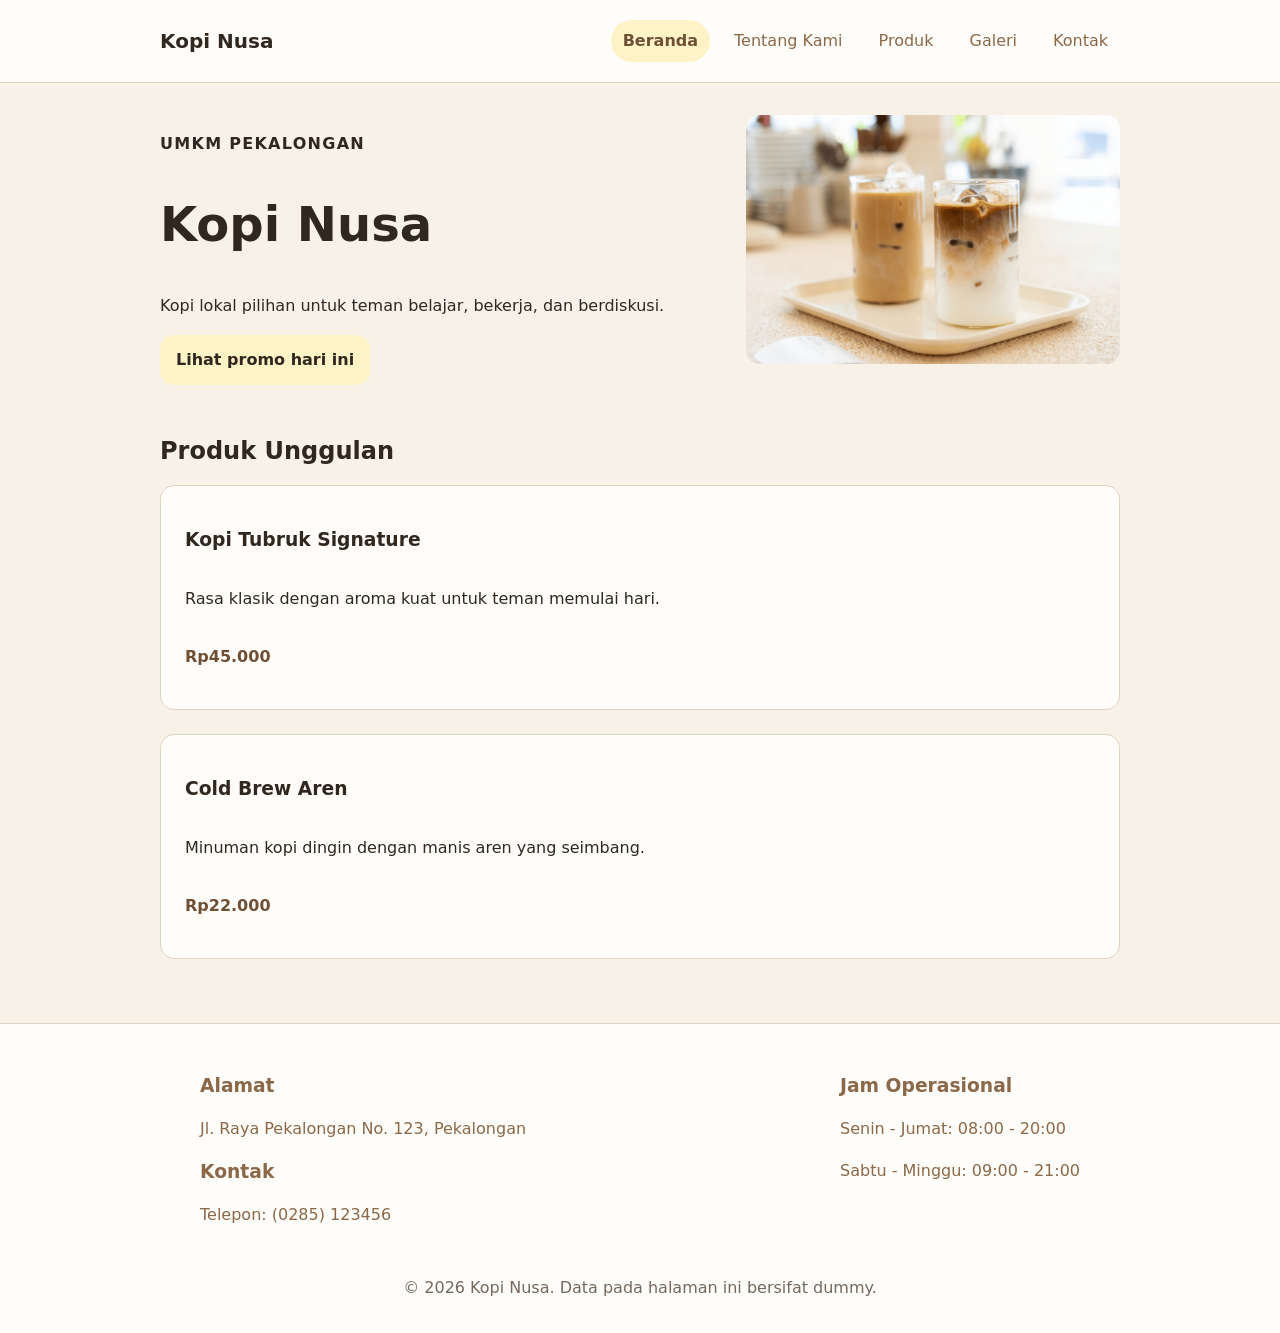
<file: index.html>
<!DOCTYPE html>
<html lang="en">
<head>
    <meta charset="UTF-8">
    <meta name="viewport" content="width=device-width, initial-scale=1.0">
    <title>Kopi Nusa - Website UMKM</title>
    <link rel="stylesheet" href="css/style.css">
    <script src="js/app.js" defer></script>
</head>
<body>
    <a class="skip-link" href="#konten">Lewati ke konten utama</a>
    <header class="site-header">
        <nav class="nav">
            <div class="group">
                <a href="index.html" class="brand">Kopi Nusa</a>    
                <button class="nav-toggle" type="button" aria-label="Buka menu navigasi" aria-expanded="false" aria-controls="nav-menu">
                    <span></span>
                    <span></span>
                    <span></span>
                </button>
            </div>
            <ul id="nav-menu">
                <li><a aria-current="page" href="index.html">Beranda</a></li>
                <li><a href="tentang.html">Tentang Kami</a></li>
                <li><a href="produk.html">Produk</a></li>
                <li><a href="galeri.html">Galeri</a></li>
                <li><a href="kontak.html">Kontak</a></li>
            </ul>
        </nav>
    </header>

    <main id="konten" class="page">     
        <section class="hero" aria-labelledby="hero-title">
            <div class="hero-content">
                <p class="eyebrow">UMKM Pekalongan</p>
                <h1 id="hero-title">Kopi Nusa</h1>
                <p>Kopi lokal pilihan untuk teman belajar, bekerja, dan berdiskusi.</p>
                <button id="promoButton" type="button">Lihat promo hari ini</button>
            </div>
            <img class="hero-image" src="assets/images/etalase kopi.png" width="640" height="360" alt="Showcase produk Kopi Nusa"/>
        </section>

        <section aria-labelledby="product-title">
            <h2 id="product-title">Produk Unggulan</h2>
            <div class="product-list">
                <article class="product-card">
                    <h3>Kopi Tubruk Signature</h3>
                    <p>Rasa klasik dengan aroma kuat untuk teman memulai hari.</p>
                    <p class="price">Rp45.000</p>
                </article>
                <article class="product-card">
                    <h3>Cold Brew Aren</h3>
                    <p>Minuman kopi dingin dengan manis aren yang seimbang.</p>
                    <p class="price">Rp22.000</p>
                </article>
            </div>
        </section>
    </main>

    <footer id="footer" class="site-footer">
        <section class="content-wrapper" aria-labelledby="footer-content">
            <div class="contact-info">
                <h3>Alamat</h3>
                <p>Jl. Raya Pekalongan No. 123, Pekalongan</p>
                <h3>Kontak</h3>
                <p>Telepon: (0285) 123456</p>
            </div>
            <div class="operational-hours">
                <h3>Jam Operasional</h3>
                <p>Senin - Jumat: 08:00 - 20:00</p>
                <p>Sabtu - Minggu: 09:00 - 21:00</p>
            </div>
        </section>
        <p>&copy; 2026 Kopi Nusa. Data pada halaman ini bersifat dummy.</p>
    </footer>
<script src="js/script.js"></script>
</body>
</html>
</file>
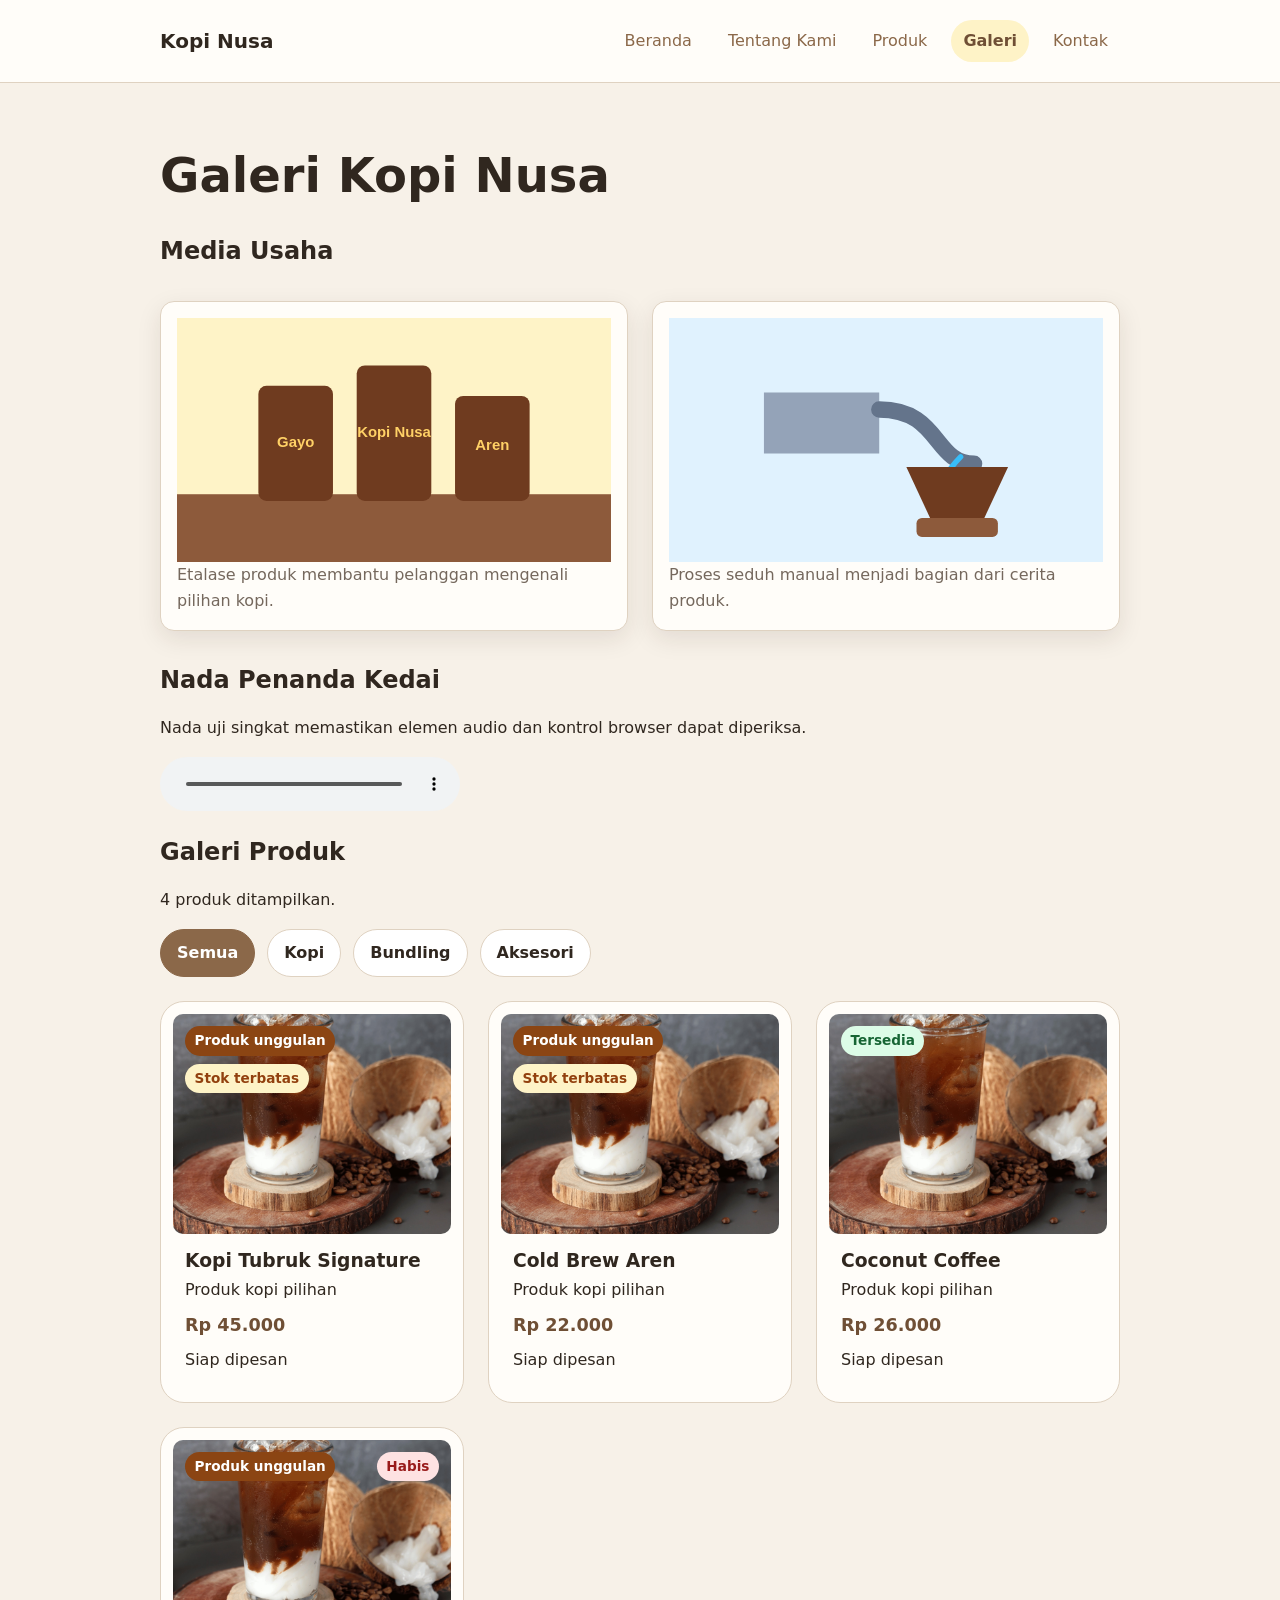
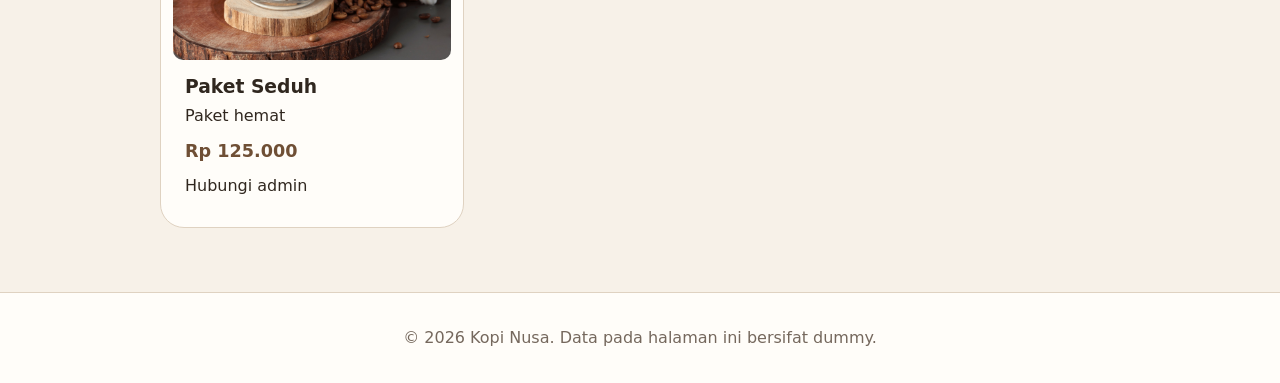
<file: galeri.html>
<!DOCTYPE html>
<html lang="en">
<head>
    <meta charset="UTF-8">
    <meta name="viewport" content="width=device-width, initial-scale=1.0">
    <title>Galeri Kopi Nusa - Website UMKM</title>
    <link rel="stylesheet" href="css/style.css">
    <script src="js/app.js" defer></script>
</head>
<body>
    <a class="skip-link" href="#konten">Lewati ke konten utama</a>
    <header class="site-header">
        <nav class="nav">
            <div class="group">
                <a href="index.html" class="brand">Kopi Nusa</a>    
                <button class="nav-toggle" type="button" aria-label="Buka menu navigasi" aria-expanded="false" aria-controls="nav-menu">
                    <span></span>
                    <span></span>
                    <span></span>
                </button>
            </div>
            <ul id="nav-menu">
                <li><a href="index.html">Beranda</a></li>
                <li><a href="tentang.html">Tentang Kami</a></li>
                <li><a href="produk.html">Produk</a></li>
                <li><a aria-current="page" href="galeri.html">Galeri</a></li>
                <li><a href="kontak.html">Kontak</a></li>
            </ul>
        </nav>
    </header>
    
    <main id="konten" class="page">
        <h1>Galeri Kopi Nusa</h1>
        <section aria-labelledby="media-title">
            <h2 id="media-title">Media Usaha</h2>
            <div class="gallery-grid">
                <figure class="media-card">
                <img src="assets/images/etalase-kopi.svg" width="640" height="360" loading="lazy" alt="Etalase Kopi Nusa berisi kemasan kopi lokal" />
                <figcaption>Etalase produk membantu pelanggan mengenali pilihan kopi.</figcaption>
                </figure>
                <figure class="media-card">
                <img src="assets/images/proses-seduh.svg" width="640" height="360" loading="lazy" alt="Barista menuang air panas ke dripper kopi" />
                <figcaption>Proses seduh manual menjadi bagian dari cerita produk.</figcaption>
                </figure>
            </div>
        </section>
        <section aria-labelledby="audio-title">
            <h2 id="audio-title">Nada Penanda Kedai</h2>
            <p id="audio-note">Nada uji singkat memastikan elemen audio dan kontrol browser dapat diperiksa.</p>
            <audio controls aria-describedby="audio-note" src="assets/audio/placeholder.mp3" type="audio/mpeg">
               Browser Anda tidak mendukung pemutar audio.
            </audio>
        </section>
        <section aria-labelledby="galeri-produk-title">
            <h2 id="galeri-produk-title">Galeri Produk</h2>
            <p id="galeri-ringkasan">Data produk akan dimuat melalui JavaScript.</p>
            <div class="filter-bar">
                <button type="button" data-filter-galeri="Semua" class="filter-button is-active">
                    Semua
                </button>

                <button type="button" data-filter-galeri="Kopi" class="filter-button">
                    Kopi
                </button>

                <button type="button" data-filter-galeri="Bundling" class="filter-button">
                    Bundling
                </button>

                <button type="button" data-filter-galeri="Aksesori" class="filter-button">
                    Aksesori
                </button>
            </div>
            <div id="galeri-produk" class="js-product-grid"></div>
        </section>
    </main>
    
    <footer class="site-footer">
        <p>&copy; 2026 Kopi Nusa. Data pada halaman ini bersifat dummy.</p>
    </footer>
</body>
</html>
</file>
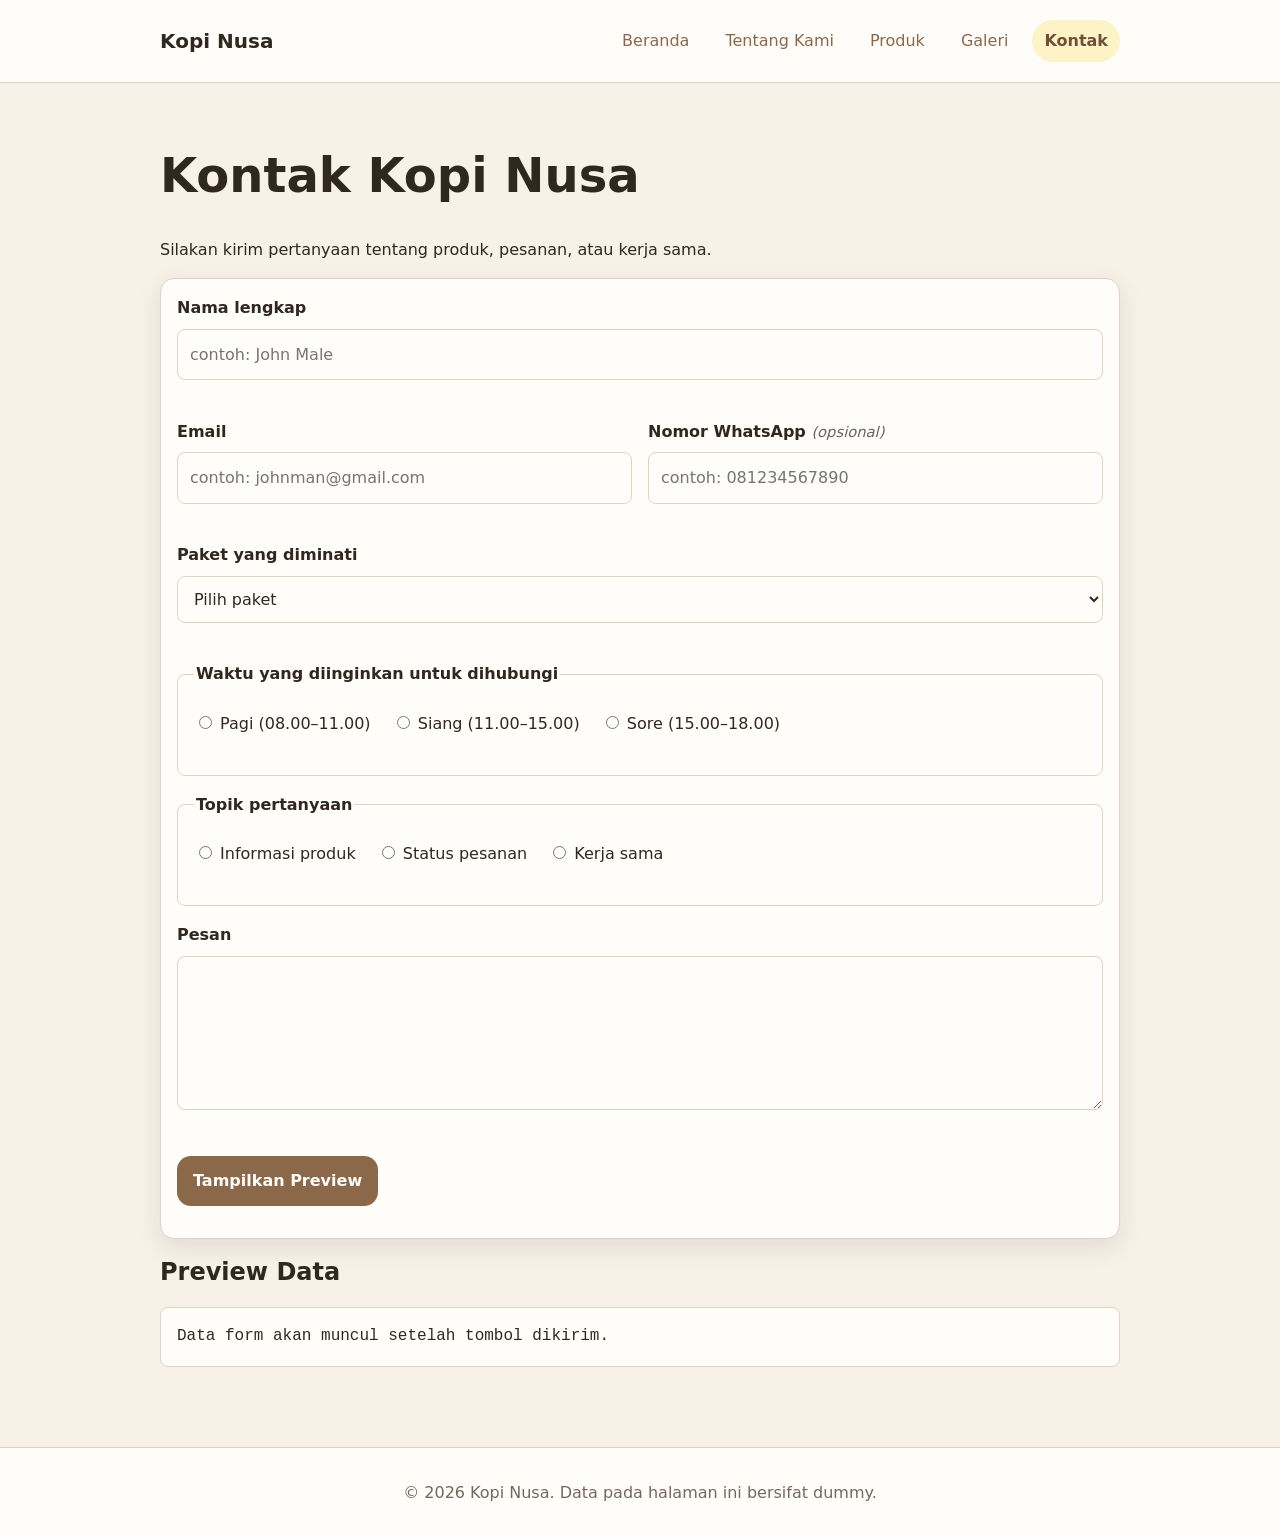
<file: kontak.html>
<!doctype html>
<html lang="en">
<head>
    <meta charset="UTF-8" />
    <meta name="viewport" content="width=device-width, initial-scale=1.0" />
    <title>Kontak Kopi Nusa - Website UMKM</title>
    <link rel="stylesheet" href="css/style.css" />
    <script src="js/app.js" defer></script>
</head>
<body>
    <a class="skip-link" href="#konten">Lewati ke konten utama</a>
    <header class="site-header">
        <nav class="nav">
            <div class="group">
                <a href="index.html" class="brand">Kopi Nusa</a>    
                <button class="nav-toggle" type="button" aria-label="Buka menu navigasi" aria-expanded="false" aria-controls="nav-menu">
                    <span></span>
                    <span></span>
                    <span></span>
                </button>
            </div>
            <ul id="nav-menu">
                <li><a href="index.html">Beranda</a></li>
                <li><a href="tentang.html">Tentang Kami</a></li>
                <li><a href="produk.html">Produk</a></li>
                <li><a href="galeri.html">Galeri</a></li>
                <li><a aria-current="page" href="kontak.html">Kontak</a></li>
            </ul>
        </nav>
    </header>
    <main id="konten" class="page">
        <h1>Kontak Kopi Nusa</h1>
        <p>Silakan kirim pertanyaan tentang produk, pesanan, atau kerja sama.</p>
        <form id="form-kontak" action="#" method="post" novalidate>
            <div class="field">
                <label for="nama">Nama lengkap</label>
                <input id="nama" name="nama" type="text" autocomplete="name" placeholder="contoh: John Male" required minlength="3" aria-describedby="nama-error"/>
                <p id="nama-error" class="field-error" aria-live="polite"></p>
            </div>
            <div class="emailwa-wrapper">
                <div class="field">
                    <label for="email">Email</label>
                    <input id="email" name="email" type="email" autocomplete="email" placeholder="contoh: johnman@gmail.com" required aria-describedby="email-error"/>
                    <p id="email-error" class="field-error" aria-live="polite"></p>
                </div>
                <div class="field">
                    <label for="whatsapp">Nomor WhatsApp <span style="color: #666; font-size: 0.92em; font-style: italic; font-weight: normal;">(opsional)</span></label>
                    <input id="whatsapp" name="whatsapp" type="tel" pattern="0[0-9]{9,13}" autocomplete="tel" placeholder="contoh: 081234567890" aria-describedby="whatsapp-error"/>
                    <p id="whatsapp-error" class="field-error" aria-live="polite"></p>
                </div>
            </div>
            <div class="field">
                <label for="paket">Paket yang diminati</label>
                <select id="paket" name="paket" required>
                    <option value="">Pilih paket</option>
                    <option value="rumahan">Paket rumahan</option>
                    <option value="kantor">Paket kantor</option>
                    <option value="tester">Paket tester</option>
                    <option value="reseller">Paket reseller</option>
                </select>
                <p id="paket-error" class="field-error" aria-live="polite"></p>
            </div>
            <fieldset aria-describedby="waktu-kontak-error">
                <legend>Waktu yang diinginkan untuk dihubungi</legend>
                <label><input type="radio" name="waktu-kontak" value="pagi" /> Pagi (08.00–11.00)</label>
                <label><input type="radio" name="waktu-kontak" value="siang" /> Siang (11.00–15.00)</label>
                <label><input type="radio" name="waktu-kontak" value="sore" /> Sore (15.00–18.00)</label>
                <p id="waktu-kontak-error" class="field-error" aria-live="polite"></p>
            </fieldset>
            <fieldset aria-describedby="topik-error">
                <legend>Topik pertanyaan</legend>
                <label><input type="radio" name="topik" value="produk" /> Informasi produk</label>
                <label><input type="radio" name="topik" value="pesanan" /> Status pesanan</label>
                <label><input type="radio" name="topik" value="kerja-sama" /> Kerja sama</label>
                <p id="topik-error" class="field-error" aria-live="polite"></p>
            </fieldset>
            <div class="field">
                <label for="pesan">Pesan</label>
                <textarea id="pesan" name="pesan" rows="5" required minlength="10" aria-describedby="pesan-error"></textarea>
                <p id="pesan-error" class="field-error" aria-live="polite"></p>
            </div>
            <button type="submit">Tampilkan Preview</button>
            <p id="form-feedback" role="status" aria-live="polite"></p>
        </form>
        <section aria-labelledby="preview-title">
            <h2 id="preview-title">Preview Data</h2>
            <pre id="preview-form" aria-live="polite">Data form akan muncul setelah tombol dikirim.</pre>
        </section>
    </main>
    <footer class="site-footer">
        <p>&copy; 2026 Kopi Nusa. Data pada halaman ini bersifat dummy.</p>
    </footer>
<script src="js/form.js"></script>
</body>
</html>
</file>
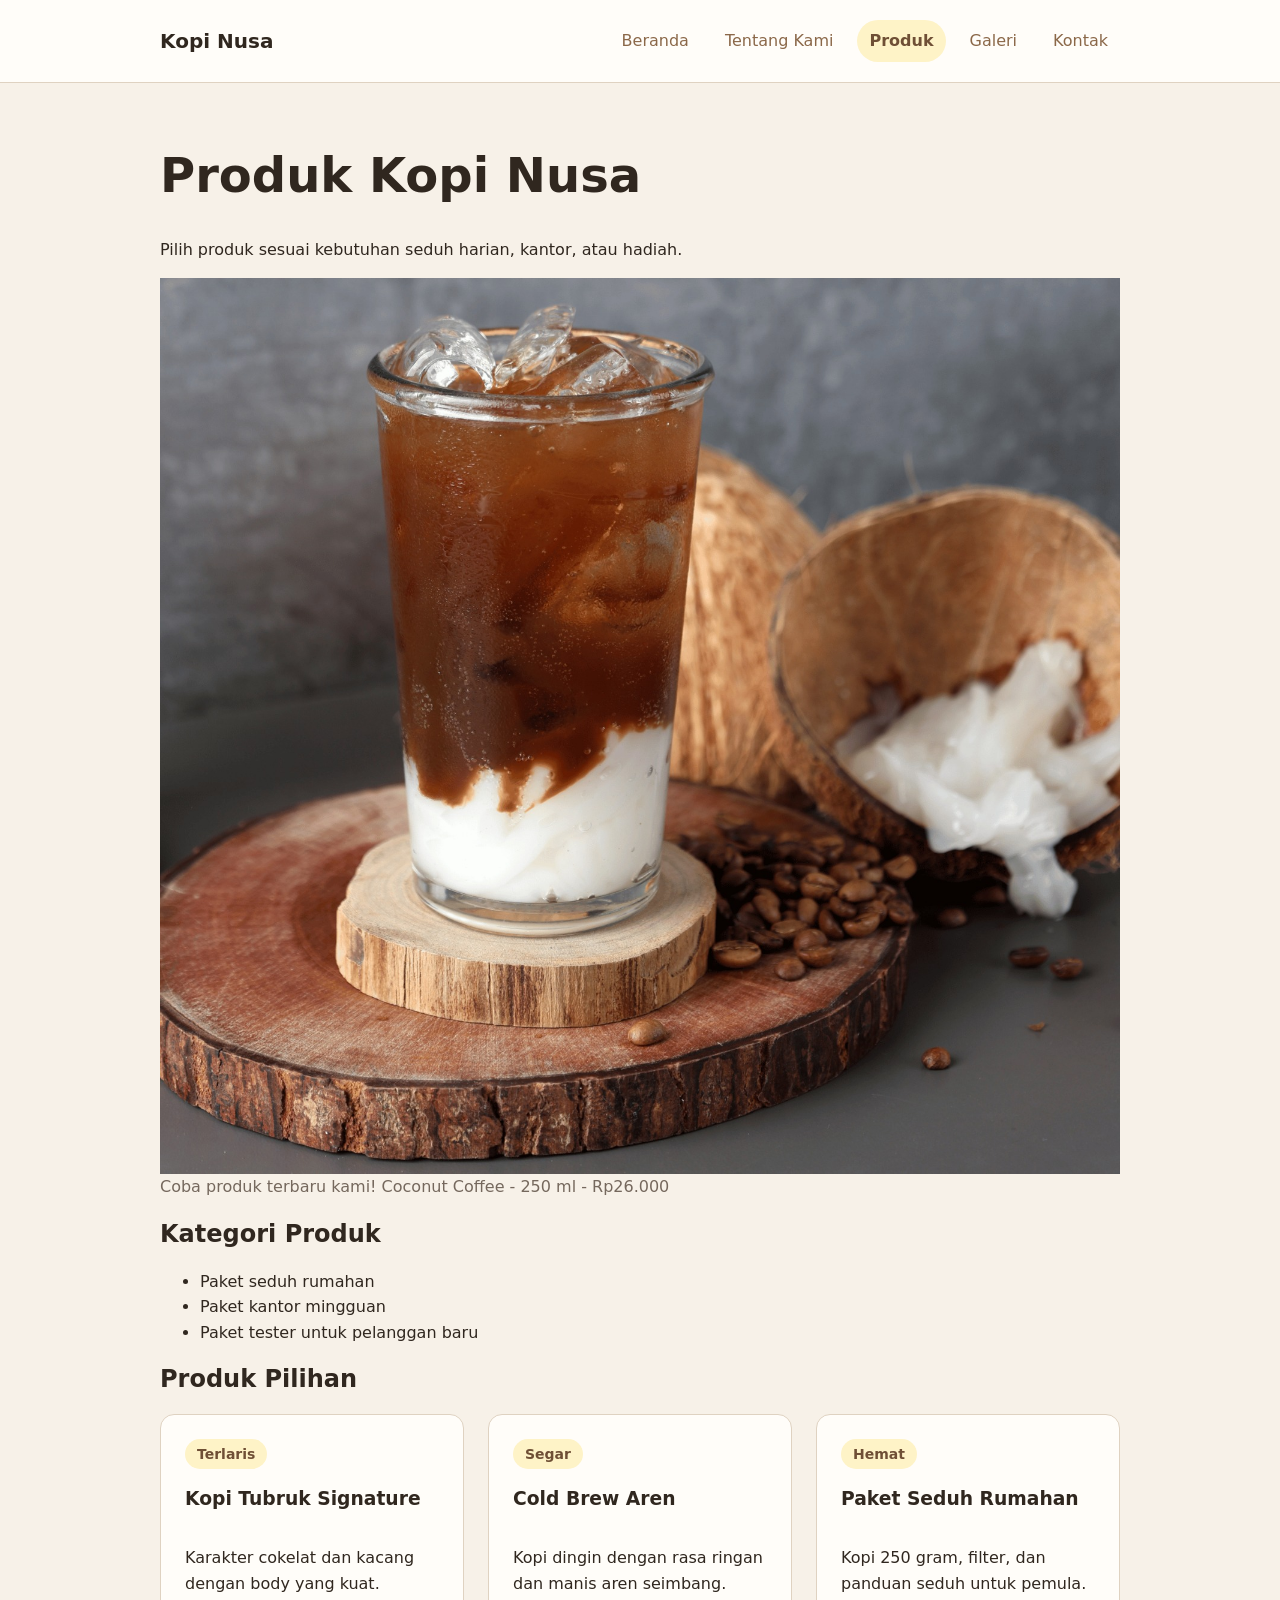
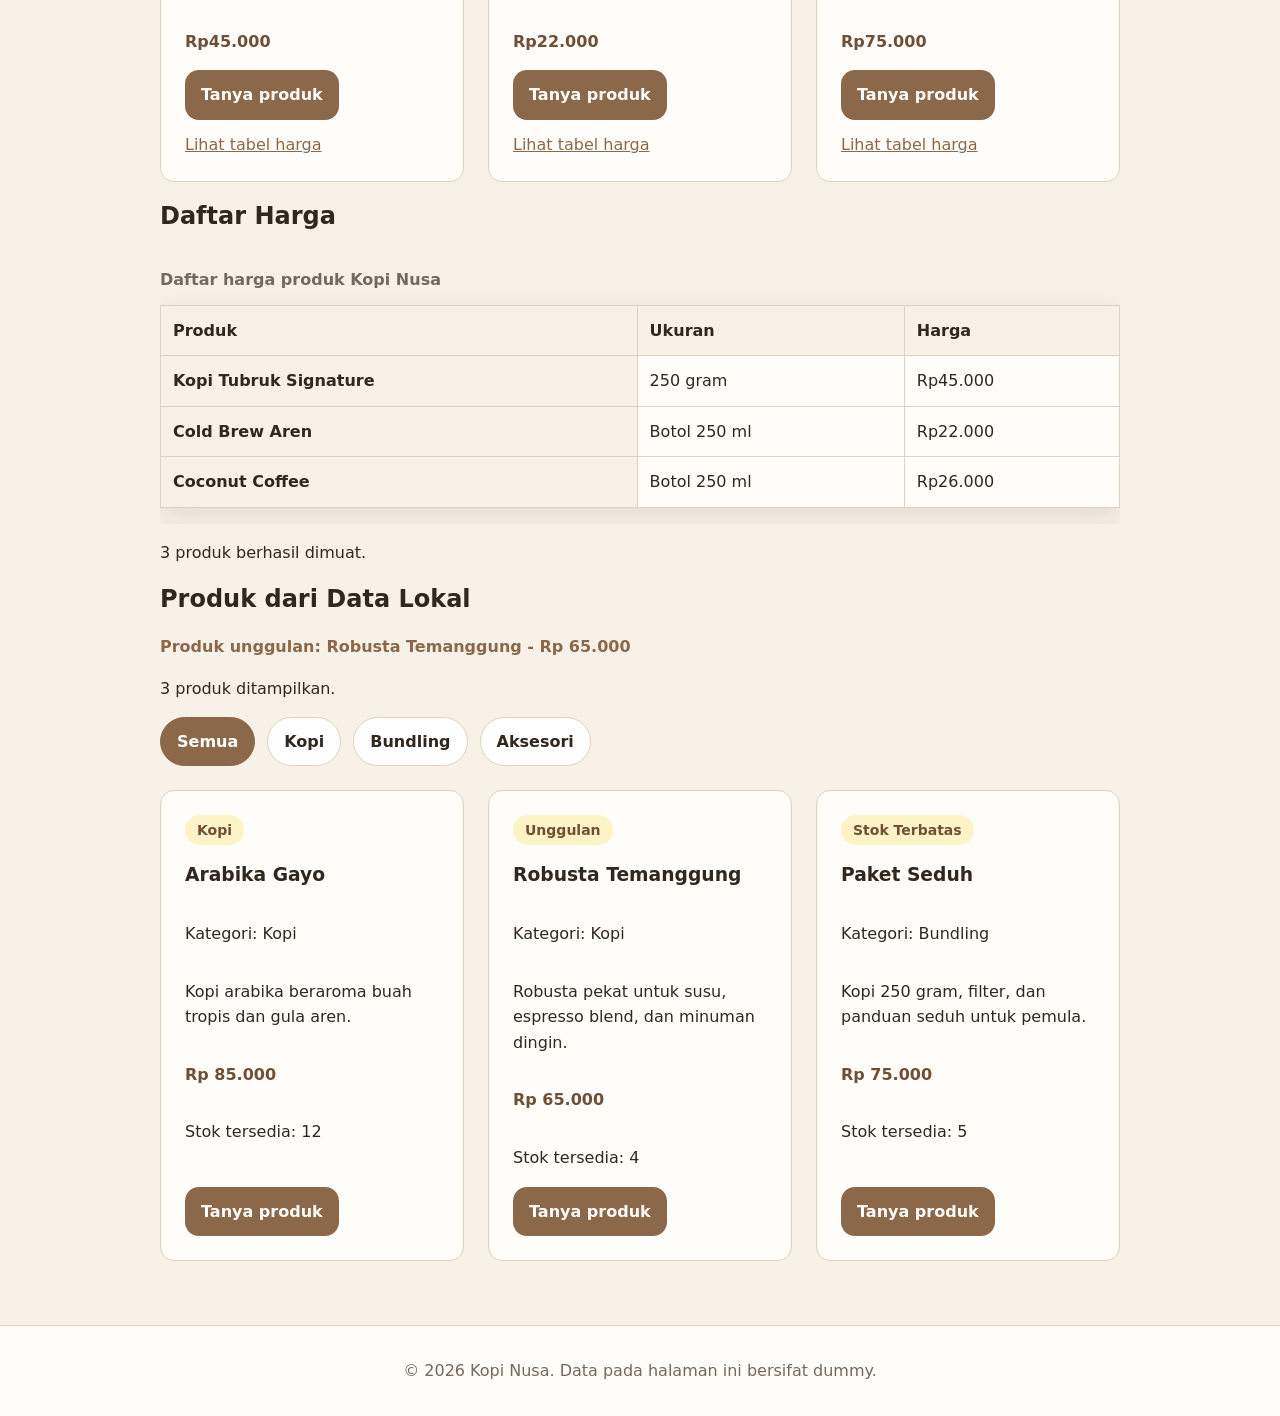
<file: produk.html>
<!doctype html>
<html lang="en">
<head>
    <meta charset="UTF-8" />
    <meta name="viewport" content="width=device-width, initial-scale=1.0" />
    <title>Produk Kopi Nusa - Website UMKM</title>
    <link rel="stylesheet" href="css/style.css" />
    <script src="js/app.js" defer></script>
    <script type="module" src="js/catalog-api.js"></script>
</head>
<body>
    <a class="skip-link" href="#konten">Lewati ke konten utama</a>
    <header class="site-header">
        <nav class="nav">
            <div class="group">
                <a href="index.html" class="brand">Kopi Nusa</a>    
                <button class="nav-toggle" type="button" aria-label="Buka menu navigasi" aria-expanded="false" aria-controls="nav-menu">
                    <span></span>
                    <span></span>
                    <span></span>
                </button>
            </div>
            <ul id="nav-menu">
                <li><a href="index.html">Beranda</a></li>
                <li><a href="tentang.html">Tentang Kami</a></li>
                <li><a aria-current="page" href="produk.html">Produk</a></li>
                <li><a href="galeri.html">Galeri</a></li>
                <li><a href="kontak.html">Kontak</a></li>
            </ul>
        </nav>
    </header>
    
    <main id="konten" class="page">
        <h1>Produk Kopi Nusa</h1>
        <p>Pilih produk sesuai kebutuhan seduh harian, kantor, atau hadiah.</p>
        <figure class="product-media">
            <img src="assets/images/coco-kopi.jpeg" alt="Segelas Coconut Coffee dengan espresso, susu kelapa, dan es batu" />
            <figcaption>Coba produk terbaru kami! Coconut Coffee - 250 ml - Rp26.000</figcaption>
        </figure>
        <section aria-labelledby="kategori-title">
            <h2 id="kategori-title">Kategori Produk</h2>
            <ul>
                <li>Paket seduh rumahan</li>
                <li>Paket kantor mingguan</li>
                <li>Paket tester untuk pelanggan baru</li>
            </ul>
        </section>
        <section aria-labelledby="produk-pilihan-title">
            <h2 id="produk-pilihan-title">Produk Pilihan</h2>
            <div class="product-grid">
                <article class="product-card">
                <span class="product-badge">Terlaris</span>
                <h3>Kopi Tubruk Signature</h3>
                <p>Karakter cokelat dan kacang dengan body yang kuat.</p>
                <p class="price">Rp45.000</p>
                <div class="card-actions">
                    <a class="button" href="kontak.html">Tanya produk</a>
                    <a href="#harga-title">Lihat tabel harga</a>
                </div>
                </article>

                <article class="product-card">
                <span class="product-badge">Segar</span>
                <h3>Cold Brew Aren</h3>
                <p>Kopi dingin dengan rasa ringan dan manis aren seimbang.</p>
                <p class="price">Rp22.000</p>
                <div class="card-actions">
                    <a class="button" href="kontak.html">Tanya produk</a>
                    <a href="#harga-title">Lihat tabel harga</a>
                </div>
                </article>

                <article class="product-card">
                <span class="product-badge">Hemat</span>
                <h3>Paket Seduh Rumahan</h3>
                <p>Kopi 250 gram, filter, dan panduan seduh untuk pemula.</p>
                <p class="price">Rp75.000</p>
                <div class="card-actions">
                    <a class="button" href="kontak.html">Tanya produk</a>
                    <a href="#harga-title">Lihat tabel harga</a>
                </div>
                </article>
            </div>
        </section>
        <section aria-labelledby="harga-title">
            <h2 id="harga-title">Daftar Harga</h2>
            <div class="table-scroll" role="region" aria-labelledby="daftar-harga-caption" tabindex="0">
                <table>
                    <caption>Daftar harga produk Kopi Nusa</caption>
                    <thead>
                    <tr>
                        <th scope="col">Produk</th>
                        <th scope="col">Ukuran</th>
                        <th scope="col">Harga</th>
                    </tr>
                    </thead>
                    <tbody>
                    <tr>
                        <th scope="row">Kopi Tubruk Signature</th>
                        <td>250 gram</td>
                        <td>Rp45.000</td>
                    </tr>
                    <tr>
                        <th scope="row">Cold Brew Aren</th>
                        <td>Botol 250 ml</td>
                        <td>Rp22.000</td>
                    </tr>
                    <tr>
                        <th scope="row">Coconut Coffee</th>
                        <td>Botol 250 ml</td>
                        <td>Rp26.000</td>
                    </tr>
                    </tbody>
                </table>
            </div>
        </section>
        <section class="produk-section" aria-labelledby="produk-dinamis-title">
            <div class="section-header">
                <p class="catalog-status" id="catalog-status">Data JavaScript</p>
                <h2 id="produk-dinamis-title">Produk dari Data Lokal</h2>
                <p id="produk-unggulan">Produk unggulan akan ditentukan melalui JavaScript.</p>
                <p id="produk-ringkasan">Data produk akan dimuat melalui JavaScript.</p>
            </div>
            <div class="filter-bar" aria-label="Filter kategori produk">
                <button type="button" class="filter-button is-active" data-filter="Semua">Semua</button>
                <button type="button" class="filter-button" data-filter="Kopi">Kopi</button>
                <button type="button" class="filter-button" data-filter="Bundling">Bundling</button>
                <button type="button" class="filter-button" data-filter="Aksesori">Aksesori</button>
            </div>
            <div id="produk-dinamis" class="js-product-grid"></div>
        </section>
    </main>
    
    <footer class="site-footer">
        <p>&copy; 2026 Kopi Nusa. Data pada halaman ini bersifat dummy.</p>
    </footer>
</body>
</html>
</file>
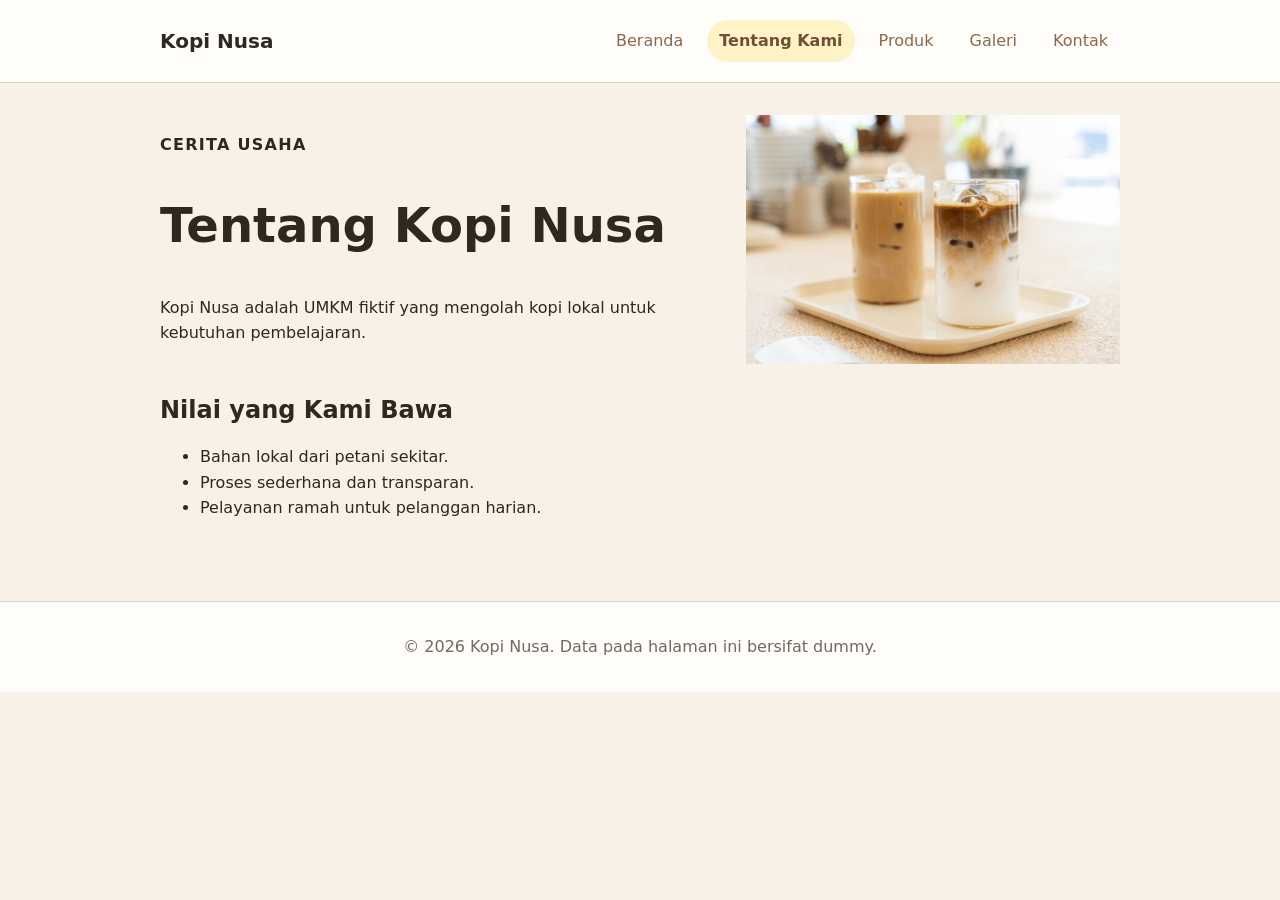
<file: tentang.html>
<!doctype html>
<html lang="en">
<head>
    <meta charset="UTF-8" />
    <meta name="viewport" content="width=device-width, initial-scale=1.0" />
    <title>Tentang Kopi Nusa - Website UMKM</title>
    <link rel="stylesheet" href="css/style.css" />
    <script src="js/app.js" defer></script>
</head> 
<body>
    <a class="skip-link" href="#konten">Lewati ke konten utama</a>
    <header class="site-header">
        <nav class="nav">
            <div class="group">
                <a href="index.html" class="brand">Kopi Nusa</a>    
                <button class="nav-toggle" type="button" aria-label="Buka menu navigasi" aria-expanded="false" aria-controls="nav-menu">
                    <span></span>
                    <span></span>
                    <span></span>
                </button>
            </div>
            <ul id="nav-menu">
                <li><a href="index.html">Beranda</a></li>
                <li><a aria-current="page" href="tentang.html">Tentang Kami</a></li>
                <li><a href="produk.html">Produk</a></li>
                <li><a href="galeri.html">Galeri</a></li>
                <li><a href="kontak.html">Kontak</a></li>
            </ul>
        </nav>
    </header>
    <main id="konten" class="page">
        <section class="tentang-hero" aria-labelledby="tentang-title">
            <div class="tentang-content">
                <p class="eyebrow">Cerita Usaha</p>
                <h1 id="tentang-title">Tentang Kopi Nusa</h1>       
                <p>
                    Kopi Nusa adalah UMKM fiktif yang mengolah kopi lokal untuk kebutuhan
                    pembelajaran.
                </p>
            </div>
            <img src="assets/images/etalase kopi.png" width="640" height="360" loading="lazy" alt="Showcase produk Kopi Nusa" />
        </section>
        <section aria-labelledby="nilai-title">
            <h2 id="nilai-title">Nilai yang Kami Bawa</h2>
            <ul>
                <li>Bahan lokal dari petani sekitar.</li>
                <li>Proses sederhana dan transparan.</li>
                <li>Pelayanan ramah untuk pelanggan harian.</li>
            </ul>
        </section>
    </main>
    <footer class="site-footer">
        <p>&copy; 2026 Kopi Nusa. Data pada halaman ini bersifat dummy.</p>
    </footer>
</body>
</html>
</file>
<file: css/style.css>
:root {
  --color-primary: #8b6849;
  --color-primary-strong: #6f4f35;
  --color-text: #30271f;
  --color-muted: #75685d;
  --color-surface: #fffdf9;
  --color-surface-soft: #f7f1e8;
  --color-border: #dfd2c1;
  --color-focus: #8b4513;
  --space-1: 0.5rem;
  --space-2: 0.75rem;
  --space-3: 1rem;
  --space-4: 1.5rem;
  --space-5: 2rem;
  --space-6: 2.5rem;
  --radius-sm: 0.5rem;
  --radius-md: 0.875rem;
  --radius-lg: 1.5rem;
  --shadow-card: 0 0.5rem 1.5rem rgb(47 33 24 / 0.1);
}

*,
*::before,
*::after {
  box-sizing: border-box;
}

html { color-scheme: light; }

body {
  margin: 0;
  color: var(--color-text);
  background: var(--color-surface-soft);
  font-family: system-ui, -apple-system, BlinkMacSystemFont, "Segoe UI", sans-serif;
  font-size: 1rem;
  line-height: 1.6;
}

.skip-link {
  position: absolute;
  top: -5rem;
  left: var(--space-3);
  padding: var(--space-2) var(--space-3);
  color: var(--color-surface);
  background: var(--color-text);
}
.skip-link:focus { top: var(--space-3); }
.nav ul { padding: 0; margin: 0; list-style: none; }
.nav li { display: inline-block; margin-right: 12px; }
a { color: var(--color-primary); }
a:hover { color: var(--color-primary-strong); }
:focus-visible { outline: 3px solid var(--color-focus); outline-offset: 3px; }
img {
    display: block;
    max-width: 100%;
    height: auto;
}

.site-header,
.site-footer {
  padding: var(--space-3) max(var(--space-3), calc((100% - 60rem) / 2));
  background: var(--color-surface);
  border-bottom: 1px solid var(--color-border);
}
.site-footer {
  margin-top: var(--space-5);
  color: var(--color-muted);
  text-align: center;
  border-top: 1px solid var(--color-border);
  border-bottom: 0;
}
.site-footer p {
    max-width: 100%;
}
.nav {  
  display: flex;
  flex-direction: column;
  gap: var(--space-3);
  align-items: flex-start;
}

.nav .group {
  display: flex; 
  gap: var(--space-3); 
  justify-content: space-between;  
  width: 100%; 
}

.brand {
  margin-bottom: 0;
  color: var(--color-text);
  font-size: 1.25rem;
  font-weight: 800;
  text-decoration: none;
}
.nav ul { 
  display: flex;
  flex-direction: column;
  gap: var(--space-2);
  flex-wrap: wrap; 
}
.nav li { margin: 0; }
.nav a[aria-current="page"] {
  padding: var(--space-1) var(--space-2);
  color: var(--color-primary-strong);
  font-weight: 700;
  text-decoration: none;
  background: #fef3c7;
  border-radius: var(--radius-lg);
}

.nav-toggle {
  display: flex;
  flex-direction: column;
  justify-content: center;
  gap: 5px;
  width: 44px;
  height: 44px;
  flex-shrink: 0;
}

.nav-toggle span {
  display: block;
  width: 100%;
  height: 2px;
  background: var(--color-text);
  border-radius: 2px;
  transition: transform 0.2s ease, opacity 0.2s ease;
}

.nav.is-open .nav-toggle span:first-child {
  transform: translateY(7px) rotate(45deg);
}

.nav.is-open .nav-toggle span:nth-child(2) {
  opacity: 0;
}

.nav.is-open .nav-toggle span:last-child {
  transform: translateY(-7px) rotate(-45deg);
}

.nav ul {
  display: none;
  width: 100%;
  flex-direction: column;
  gap: var(--space-1);
}

.nav.is-open ul {
  display: flex;
}

.nav ul li {
  width: 100%;
}

.nav ul a {
  display: block;
  padding: var(--space-2);
  text-decoration: none;
  border-radius: var(--radius-sm);
}

.nav ul a:hover {
  background: var(--color-surface-soft);
}

.page { padding-block: var(--space-5); width: min(100% - 2rem, 60rem); margin-inline: auto; }
.hero {
  display: grid;
  grid-template-columns: 1fr;
  gap: var(--space-4);
}
.hero-image { width: 100%; border-radius: var(--radius-md); }
h1,
h2,
h3 { line-height: 1.2; text-wrap: balance; }
h1 { font-size: clamp(2rem, 6vw, 3rem); }
p,
li { max-width: 68ch; }
.eyebrow { font-weight: 800; letter-spacing: 0.08em; text-transform: uppercase; }
.price { color: var(--color-primary-strong); font-weight: 800; }

.button,
button {
  display: inline-block;
  padding: var(--space-2) var(--space-3);
  color: var(--color-surface);
  font: inherit;
  font-weight: 700;
  text-decoration: none;
  cursor: pointer;
  background: var(--color-primary);
  border: 0;
  border-radius: var(--radius-md);
}
.button:hover,
button:hover { color: var(--color-surface); background: var(--color-primary-strong); }
.hero button { color: var(--color-text); background: #fef3c7; }
.hero button:hover { color: var(--color-text); background: #fde68a; }

.content-wrapper {
    display: flex;
    max-width: 60rem;
    flex-direction: column;
    gap: var(--space-3);
    padding: var(--space-3);
    color: var(--color-primary);
    text-align: left;
}

.product-grid,
.product-list,
.gallery-grid {
  display: grid;
  grid-template-columns: 1fr;
  gap: var(--space-4);
}

.product-card {
  display: flex;
  flex-direction: column;
  padding: var(--space-4);
  background: var(--color-surface);
  border: 1px solid var(--color-border);
  border-radius: var(--radius-md);
}
.product-badge {
  align-self: flex-start;
  padding: 0.25rem var(--space-2);
  color: var(--color-primary-strong);
  font-size: 0.875rem;
  font-weight: 800;
  background: #fef3c7;
  border-radius: 999px;
}
.card-actions {
  display: flex;
  gap: var(--space-2);
  align-items: center;
  flex-wrap: wrap;
  margin-top: auto;
}

.tentang-hero {
    display: grid;
    grid-template-columns: 1fr;
    gap: var(--space-4);
    align-items: center;
    margin-bottom: var(--space-5);
}

.media-card,
table,
form {
  margin-block: var(--space-3);
  padding: var(--space-3);
  background: var(--color-surface);
  border: 1px solid var(--color-border);
  border-radius: var(--radius-md);
  box-shadow: var(--shadow-card);
}
.table-scroll { max-width: 100%; overflow-x: auto; }
.table-scroll:focus-visible { outline: 3px solid var(--color-focus); outline-offset: 3px; }
.table-scroll table { min-width: 40rem; }
figure { margin-inline: 0; }
figcaption,
caption { color: var(--color-muted); }
table { width: 100%; border-collapse: collapse; border-radius: 0; }
caption { margin-bottom: var(--space-2); font-weight: 700; text-align: left; }
th,
td { padding: var(--space-2); text-align: left; border: 1px solid var(--color-border); }
th { background: var(--color-surface-soft); }

.field { margin-bottom: var(--space-3); }
.field label,
legend { display: block; margin-bottom: var(--space-1); font-weight: 700; }
.field input,
.field select,
.field textarea {
  width: 100%;
  padding: var(--space-2);
  color: inherit;
  font: inherit;
  background: var(--color-surface);
  border: 1px solid var(--color-border);
  border-radius: var(--radius-sm);
}
input[type="radio"],
input[type="checkbox"] { width: auto; }
fieldset {
  margin: 0 0 var(--space-3);
  padding: var(--space-3);
  border: 1px solid var(--color-border);
  border-radius: var(--radius-sm);
}
fieldset label { display: block; }
audio { max-width: 100%; }
#preview-form {
  overflow: auto;
  padding: var(--space-3);
  white-space: pre-wrap;
  background: var(--color-surface);
  border: 1px solid var(--color-border);
  border-radius: var(--radius-sm);
}

.emailwa-wrapper {
    display: flex;
    justify-content: space-between;
    flex-wrap: wrap;
    gap: 0 var(--space-3);
}
.emailwa-wrapper .field {
    flex: 1 1 100%;
}

.field-error,
.form-feedback {
  margin: 0;
  color: #FF3333  ;
  font-weight: 700;
}

.field-error {
  min-height: 1.4rem;
}

[aria-invalid="true"] {
  border-color: #FF3333  ;
  box-shadow: 0 0 0 3px rgb(185 28 28 / 15%);
}

.form-feedback.success {
  color: #166534;
}

.js-product-grid {
  display: grid;
  grid-template-columns: repeat(auto-fit, minmax(14rem, 1fr));
  gap: var(--space-4);
}

.js-product-card {
  padding: var(--space-4);
  border: 1px solid var(--color-border);
  border-radius: var(--radius-lg);
  background: var(--color-surface);
  max-width: 400px;
}

.stock-badge {
  display: inline-flex;
  margin-block-start: var(--space-2);
  padding: 0.25rem 0.6rem;
  border-radius: 999px;
  font-size: 0.85rem;
  font-weight: 700;
  background: #dcfce7;
  color: #166534;
}

.stock-badge.warning {
  background: #fef3c7;
  color: #92400e;
}

.stock-badge.empty {
  background: #fee2e2;
  color: #991b1b;
}

#produk-unggulan {
  font-weight: 700;
  color: var(--color-primary, #6f3b1f);
}

.gallery-image {
    position: relative;
    overflow: hidden;
    border-radius: 10px;
    margin: -12px -12px 0;
}

.gallery-image img {
    display: block;
    width: 100%;
    height: 220px;
    object-fit: cover;
}

.image-badges {
    position: absolute;
    top: 12px;
    left: 12px;
    right: 12px;
    display: flex;
    flex-wrap: wrap;
    justify-content: space-between;
    align-items: flex-start;
    gap: 8px;
}

.featured-badge{
    display: inline-block;
    padding: 0.25rem 0.6rem;
    border-radius: 999px;
    font-size: 0.85rem;
    font-weight: 700;
    white-space: nowrap;
    background-color: #8b4513;
    color: white;
}

.gallery-image .stock-badge {
    display: inline-block;
    margin-block-start: 0;
}

.product-info {
    margin-top: 8px;
    padding: 4px 0 0;
}

.product-info h3 {
    margin: 4px 0;
}

.product-info p {
    margin: 5px 0;
}

.product-info .price {
    margin: 8px 0;
    font-size: 1.1rem;
    font-weight: 700;
}

.filter-bar {
  display: flex;
  flex-wrap: wrap;
  gap: 0.75rem;
  margin-block: 1rem 1.5rem;
}

.filter-button {
  border: 1px solid var(--color-border, #cbd5e1);
  border-radius: 999px;
  background: #ffffff;
  color: var(--color-text, #1f2937);
  padding: 0.65rem 1rem;
  font-weight: 700;
  cursor: pointer;
}

.filter-button:hover,
.filter-button:focus-visible {
  border-color: var(--color-primary, #2563eb);
  outline: 3px solid rgb(37 99 235 / 20%);
  outline-offset: 2px;
}

.filter-button.is-active {
  background: var(--color-primary, #2563eb);
  border-color: var(--color-primary, #2563eb);
  color: #ffffff;
}

.empty-state {
  grid-column: 1 / -1;
  border: 1px dashed #94a3b8;
  border-radius: 1rem;
  padding: 1rem;
  background: #ffffff;
  color: #64748b;
}

@media (min-width: 42rem) {
  .nav ul { flex-direction: row; }
  .gallery-grid { grid-template-columns: repeat(2, minmax(0, 1fr)); }
  fieldset label { display: inline-block; margin-right: var(--space-3); }
  .emailwa-wrapper .field { flex: 1 1 45%; }
  .content-wrapper { flex-direction: row; justify-content: space-between; padding: var(--space-3) var(--space-6); }
}

@media (min-width: 48rem) {
  .hero { grid-template-columns: 1.2fr 0.8fr; }
  #promoButton { margin-bottom: var(--space-5); }
  .product-grid { grid-template-columns: repeat(2, minmax(0, 1fr)); }
  .tentang-hero { grid-template-columns: 1.2fr 0.8fr; }
}

@media (min-width: 60rem) {
  .nav { flex-direction: row; align-items: center; justify-content: space-between; }
  .nav .group { width: auto; }
  .nav-toggle { display: none; }
  .nav ul { display: flex; width: auto; flex-direction: row; align-items: center; gap: var(--space-2); }
  .nav ul li { width: auto; }
  .product-grid { grid-template-columns: repeat(3, minmax(0, 1fr)); }
}
</file>
